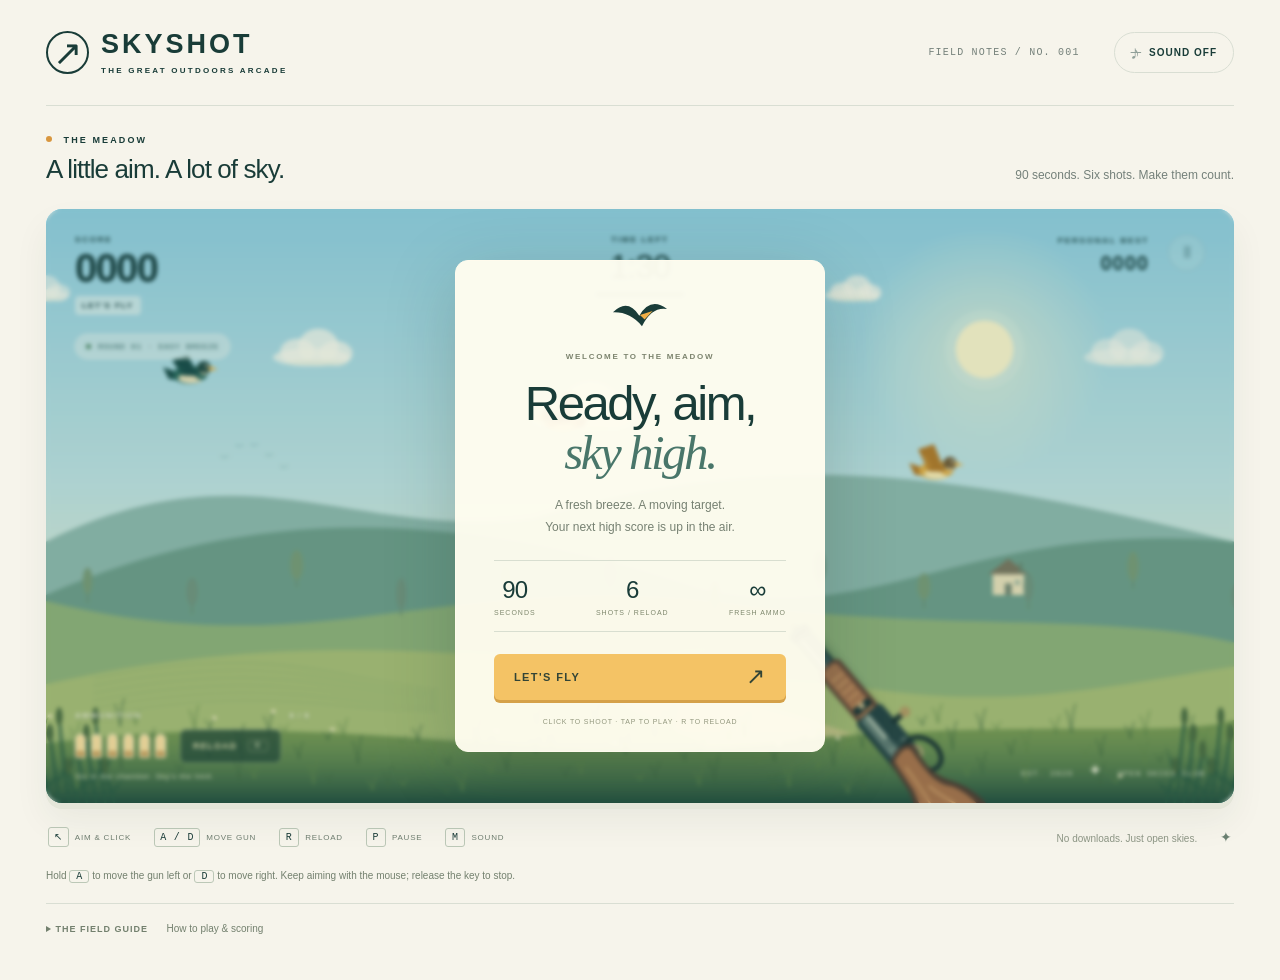
<file: index.html>
<!doctype html>
<html lang="en">
<head>
  <meta charset="utf-8">
  <meta name="viewport" content="width=device-width, initial-scale=1, viewport-fit=cover">
  <meta name="theme-color" content="#142d2c">
  <meta name="description" content="Skyshot: a colorful, offline bird-shooting arcade game. Aim, fire, and chase your high score in a 90-second round.">
  <title>Skyshot — The Great Outdoors Arcade</title>
  <link rel="icon" href="data:image/svg+xml,%3Csvg xmlns='http://www.w3.org/2000/svg' viewBox='0 0 64 64'%3E%3Crect width='64' height='64' rx='16' fill='%23142d2c'/%3E%3Cpath d='M12 30q13-14 20 0 7-14 20 0-13-5-20 11-7-16-20-11' fill='%23f5c66a'/%3E%3C/svg%3E">
  <link rel="stylesheet" href="styles.css">
  <script defer src="engine.js"></script>
  <script defer src="audio.js"></script>
  <script defer src="renderer.js"></script>
  <script defer src="app.js"></script>
</head>
<body>
  <!-- Offline-first, dependency-free arcade. Engine, art, sound, and input stay separate. -->
  <div class="page-shell">
    <header class="site-header">
      <a class="brand" href="./index.html" aria-label="Skyshot home"><span class="brand-mark" aria-hidden="true">↗</span><span>SKYSHOT<span class="brand-sub">THE GREAT OUTDOORS ARCADE</span></span></a>
      <div class="header-right"><span class="edition">FIELD NOTES / NO. 001</span><button id="sound-button" class="icon-button" aria-label="Unmute sound" aria-pressed="false" title="Toggle sound (M)"><span id="sound-icon" aria-hidden="true">♪</span><span id="sound-label">SOUND OFF</span></button></div>
    </header>
    <main>
      <section class="game-heading" aria-label="Game information"><div><span class="eyebrow"><i></i> THE MEADOW</span><h1>A little aim. A lot of sky.</h1></div><p>90 seconds. Six shots. Make them count.</p></section>
      <section id="arena" class="arena" aria-label="Skyshot shooting range">
        <canvas id="game" tabindex="0" aria-label="Bird shooting game. Mouse: aim and click to shoot. Touch: tap birds. Keyboard: A moves the gun left, D moves it right, arrows aim, Space fires, R reloads, P or Escape pauses."></canvas>
        <div class="hud" id="hud">
          <div class="score-panel"><span class="hud-label">SCORE</span><strong id="score">0000</strong><span id="combo" class="combo">LET'S FLY</span></div>
          <div class="timer-panel"><span class="hud-label">TIME LEFT</span><strong id="timer">1:30</strong><div class="timer-track"><i id="timer-fill"></i></div></div>
          <div class="hud-right"><div class="best-panel"><span class="hud-label">PERSONAL BEST</span><strong id="best">0000</strong></div><button id="pause-button" class="pause-button" aria-label="Pause game" title="Pause (P / Esc)" disabled>Ⅱ</button></div>
        </div>
        <div class="range-badge" id="range-badge"><span class="status-dot"></span><span id="level-label">ROUND 01 · EASY BREEZE</span></div>
        <div class="bottom-hud"><div class="ammo-panel"><span class="hud-label">AMMUNITION <span id="ammo-number">6 / 6</span></span><div class="ammo-row"><div id="ammo-pips" class="ammo-pips" aria-hidden="true"></div><button id="reload-button" class="reload-button" disabled><span id="reload-label">RELOAD</span><kbd>R</kbd><i id="reload-fill"></i></button></div><span id="ammo-hint">Six in the chamber. Sky's the limit.</span></div><span class="range-sign">EST. 2026 <span>✦</span> OPEN SKIES CLUB</span></div>
        <div id="toast" class="toast" role="status" aria-live="polite"></div>
        <div id="overlay" class="overlay">
          <section id="start-screen" class="screen start-screen" aria-labelledby="start-title">
            <div class="card-emblem" aria-hidden="true"><svg viewBox="0 0 100 60"><path d="M9 26Q31 4 49 31Q66 2 91 21Q68 17 53 47Q35 25 9 26Z" fill="currentColor"/><path d="M50 30L69 24L57 37" fill="#efae46"/></svg></div>
            <span class="eyebrow">WELCOME TO THE MEADOW</span><h2 id="start-title">Ready, aim,<br><em>sky high.</em></h2><p>A fresh breeze. A moving target.<br>Your next high score is up in the air.</p>
            <div class="briefing"><span><b>90</b>SECONDS</span><span><b>6</b>SHOTS / RELOAD</span><span><b>∞</b>FRESH AMMO</span></div>
            <button id="start-button" class="primary-button">LET'S FLY <span aria-hidden="true">↗</span></button><span class="start-hint">CLICK TO SHOOT · TAP TO PLAY · R TO RELOAD</span>
          </section>
          <section id="pause-screen" class="screen" aria-labelledby="pause-title" hidden><span class="eyebrow">TAKE A BREATHER</span><h2 id="pause-title">Just <em>winging it.</em></h2><p>The meadow can wait. Your timer is paused.</p><button id="resume-button" class="primary-button">BACK TO THE SKY <span aria-hidden="true">↗</span></button><button id="pause-restart-button" class="text-button">Start a fresh round</button></section>
          <section id="end-screen" class="screen" aria-labelledby="end-title" hidden><span class="eyebrow" id="end-eyebrow">THAT'S A WRAP</span><h2 id="end-title">Nice <em>shooting.</em></h2><div class="final-score" id="final-score">0</div><span class="hud-label">POINTS IN THE BAG</span><div class="results"><span><b id="final-hits">0</b>BIRDS HIT</span><span><b id="final-accuracy">0%</b>ACCURACY</span><span><b id="final-combo">0×</b>BEST STREAK</span></div><p id="end-message">A good day under open skies.</p><button id="restart-button" class="primary-button">ONE MORE ROUND <span aria-hidden="true">↗</span></button></section>
        </div>
      </section>
      <footer class="game-footer"><div class="controls"><span><kbd>↖</kbd> AIM & CLICK</span><span><kbd>A / D</kbd> MOVE GUN</span><span><kbd>R</kbd> RELOAD</span><span><kbd>P</kbd> PAUSE</span><span><kbd>M</kbd> SOUND</span></div><span class="footer-note">No downloads. Just open skies. <span aria-hidden="true">✦</span></span></footer>
      <p class="mobile-tip">Tap a bird to fire · Tap RELOAD for a fresh magazine</p>
      <p class="movement-tip">Hold <kbd>A</kbd> to move the gun left or <kbd>D</kbd> to move right. Keep aiming with the mouse; release the key to stop.</p>
      <details class="field-guide"><summary>THE FIELD GUIDE <span>How to play & scoring</span></summary><div><p>Aim at the birds and click or tap to fire. Your rifle follows your aim, with a short tracer and visible recoil on every shot. Each magazine holds six shots; press <kbd>R</kbd> or tap Reload for a fresh one. Empty magazines reload automatically.</p><p>Teal birds are worth <b>100</b>, coral birds <b>150</b>, and small golden birds <b>250</b>. Build a hit streak for up to <b>5×</b> points. Miss a shot or let a bird escape and your streak resets. Birds get faster and more frequent every 15 seconds.</p><p>Rounds last 90 seconds of active play. <kbd>P</kbd> / <kbd>Esc</kbd> pauses, <kbd>M</kbd> toggles sound. Switching tabs pauses automatically. Keyboard players: focus the game, use arrow keys to aim, and <kbd>Space</kbd> to fire. Stylized targets, no gore, no tracking, and no network required.</p></div></details>
    </main>
  </div>
</body>
</html>
</file>
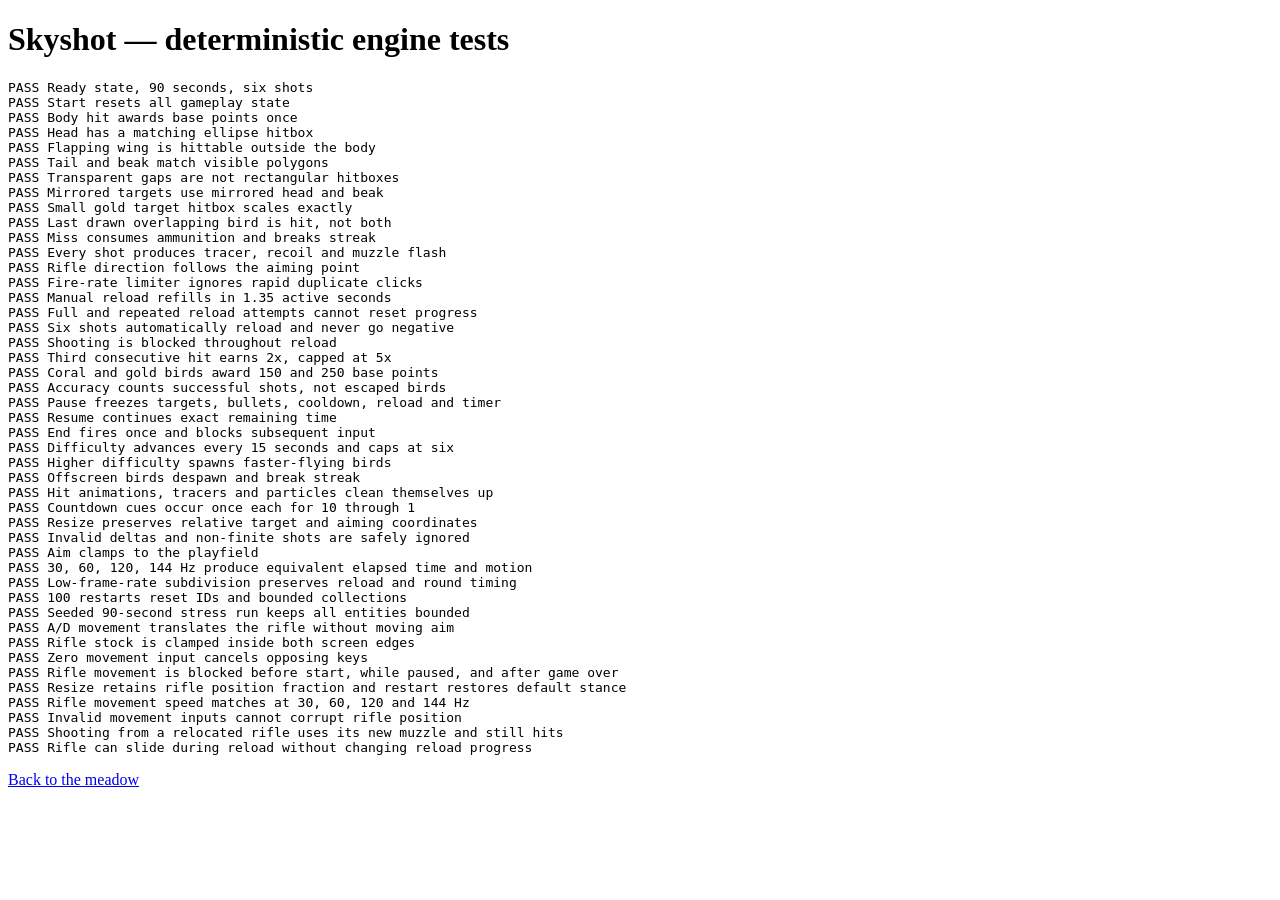
<file: tests/index.html>
<!doctype html>
<html lang="en"><head><meta charset="utf-8"><meta name="viewport" content="width=device-width,initial-scale=1"><link rel="icon" href="data:,"><title>Skyshot engine tests</title><script defer src="../engine.js"></script><script defer src="engine.test.js"></script></head><body><h1>Skyshot — deterministic engine tests</h1><pre id="results">Running…</pre><p><a href="../index.html">Back to the meadow</a></p></body></html>
</file>
<file: styles.css>
@charset "UTF-8";
:root{color-scheme:light;--ink:#193c38;--muted:#74807a;--paper:#f6f4eb;--gold:#f4c365;--line:#d9ded3;--white:#fffef5;font-family:Arial,Helvetica,sans-serif;font-synthesis:none}
*{box-sizing:border-box}body{margin:0;background:var(--paper);color:var(--ink)}button,a,summary{-webkit-tap-highlight-color:transparent}button{font:inherit;cursor:pointer}button:disabled{cursor:default}button:focus-visible,a:focus-visible,summary:focus-visible,canvas:focus-visible{outline:3px solid #d57533;outline-offset:4px}button{transition:background .15s,transform .15s}button:active:not(:disabled){transform:translateY(2px)}[hidden]{display:none!important}.page-shell{max-width:1424px;margin:auto;padding:0 46px}.site-header{height:106px;display:flex;align-items:center;justify-content:space-between;border-bottom:1px solid var(--line)}.brand{display:flex;gap:12px;align-items:center;text-decoration:none;color:var(--ink);font-size:27px;letter-spacing:3px;font-weight:900;line-height:1}.brand-mark{display:grid;place-items:center;width:43px;height:43px;border:2px solid var(--ink);border-radius:50%;font-size:35px;font-weight:400;letter-spacing:0}.brand-sub{display:block;font-size:8px;letter-spacing:2.25px;margin-top:9px}.header-right{display:flex;align-items:center;gap:34px}.edition{font:10px monospace;letter-spacing:1.2px;color:var(--muted)}.icon-button{border:1px solid var(--line);background:transparent;border-radius:24px;display:flex;align-items:center;gap:8px;padding:10px 16px;color:var(--ink);font-size:10px;font-weight:700;letter-spacing:1px}.icon-button:hover{background:#e9edde}.icon-button[aria-pressed="false"] #sound-icon{opacity:.45;text-decoration:line-through}.icon-button #sound-icon{font-size:19px;line-height:1}.game-heading{display:flex;justify-content:space-between;align-items:flex-end;padding:29px 0 24px}.eyebrow{font-size:9px;font-weight:800;letter-spacing:2.1px;display:block}.eyebrow i{display:inline-block;background:#d8963e;width:6px;height:6px;border-radius:50%;margin:0 7px 1px 0}h1{font-size:26px;font-weight:500;letter-spacing:-.9px;margin:9px 0 0}.game-heading>p{font-size:12px;color:var(--muted);margin:0 0 3px}.arena{position:relative;height:clamp(540px,66vh,780px);overflow:hidden;border-radius:16px;background:#a3ddea;box-shadow:0 6px 0 #e4e6d9,0 18px 35px #253c2910;isolation:isolate}canvas{width:100%;height:100%;display:block;touch-action:none;cursor:crosshair;outline:none}canvas.is-playing{cursor:none}.hud{position:absolute;top:25px;left:29px;right:29px;display:flex;justify-content:space-between;align-items:flex-start;pointer-events:none;color:#173f40}.hud-label{display:block;font-size:8px;font-weight:800;letter-spacing:1.8px;line-height:1.4}.score-panel strong{display:block;font-size:40px;letter-spacing:-1.7px;line-height:1.15;font-variant-numeric:tabular-nums}.combo{font-size:8px;letter-spacing:1.4px;font-weight:800;background:#fffef576;padding:5px 7px;border-radius:4px;display:inline-block;margin-top:5px}.combo.hot{background:var(--gold);color:#553713}.timer-panel{position:absolute;left:50%;transform:translateX(-50%);text-align:center;min-width:88px}.timer-panel strong{font-size:33px;line-height:1.35;font-variant-numeric:tabular-nums;font-weight:500;letter-spacing:-1px}.timer-track{height:3px;background:#173f4022;border-radius:4px;overflow:hidden;margin-top:3px}.timer-track i{display:block;width:100%;height:100%;background:#346660;transform-origin:left}.timer-panel.urgent{color:#a6452c}.timer-panel.urgent .timer-track i{background:#be582d}.hud-right{display:flex;align-items:flex-start;gap:19px}.best-panel{text-align:right;padding-top:1px}.best-panel strong{display:block;margin-top:6px;font-size:20px;letter-spacing:1px;font-variant-numeric:tabular-nums}.pause-button{pointer-events:auto;width:37px;height:37px;border:1px solid #26494440;border-radius:50%;background:#ffffed45;color:var(--ink);font-size:17px;font-weight:700}.pause-button:hover:not(:disabled){background:#fffef5}.pause-button:disabled{opacity:.4}.range-badge{position:absolute;top:125px;left:29px;display:flex;align-items:center;gap:7px;pointer-events:none;font:8px monospace;letter-spacing:.7px;background:#fffdf157;border:1px solid #fffdf180;border-radius:20px;padding:7px 10px;color:#326462}.status-dot{width:5px;height:5px;background:#4c8665;border-radius:50%}.bottom-hud{pointer-events:none;position:absolute;bottom:22px;left:29px;right:29px;display:flex;justify-content:space-between;align-items:flex-end;color:#fffde5;text-shadow:0 1px 3px #12362844}.ammo-panel{min-width:235px}.ammo-panel .hud-label{display:flex;justify-content:space-between;letter-spacing:1.5px}.ammo-panel #ammo-number{letter-spacing:1px}.ammo-row{display:flex;align-items:center;gap:14px;margin-top:8px}.ammo-pips{display:flex;gap:5px;align-items:center;height:25px}.ammo-pip{width:11px;height:24px;border-radius:5px 5px 2px 2px;background:#ffe2a1;border:1px solid #fcf4cf;box-shadow:inset 0 -6px #cda460;transition:opacity .15s}.ammo-pip.empty{opacity:.22;background:transparent;box-shadow:none}.reload-button{pointer-events:auto;position:relative;overflow:hidden;display:flex;align-items:center;gap:11px;background:#183d36d9;border:1px solid #b3c9a681;color:#fff4cc;border-radius:6px;padding:10px 12px;font-size:9px;letter-spacing:1px;font-weight:800;text-shadow:none}.reload-button:disabled{opacity:.75}.reload-button:hover:not(:disabled){background:#275343}.reload-button kbd{border-color:#f5f4d655;color:#f5f4d6;font-size:9px;padding:0 3px}.reload-button i{position:absolute;bottom:0;left:0;width:100%;height:3px;background:var(--gold);transform:scaleX(0);transform-origin:left}.ammo-panel>span:last-child{font-size:8px;display:block;margin-top:9px;letter-spacing:.5px;color:#e5edca}.range-sign{font:8px monospace;letter-spacing:1px;opacity:.85}.range-sign span{font-size:17px;margin:0 9px}.toast{position:absolute;top:24%;left:50%;transform:translate(-50%,-6px);font-size:10px;letter-spacing:1.2px;font-weight:800;white-space:nowrap;color:#fffbe7;background:#1e4942e8;padding:10px 18px;border:1px solid #cbdba255;border-radius:30px;pointer-events:none;opacity:0;transition:opacity .2s,transform .2s}.toast.visible{opacity:1;transform:translate(-50%,0)}.overlay{position:absolute;inset:0;display:flex;align-items:center;justify-content:center;background:#27564922;backdrop-filter:blur(2px);padding:20px;z-index:5}.screen{background:#fffdf0f5;border:1px solid #fffbed;box-shadow:0 18px 70px #16362d35;border-radius:13px;padding:30px 38px 26px;text-align:center;width:370px;max-width:100%;color:var(--ink)}.screen .eyebrow{color:#7c846e;font-size:8px;letter-spacing:1.7px}.card-emblem{width:66px;height:48px;display:grid;place-items:center;margin:0 auto 13px}.card-emblem svg{width:66px;height:40px}.screen h2{font-size:49px;letter-spacing:-2.5px;font-weight:500;line-height:.99;margin:18px -10px}.screen h2 em{font-family:Georgia,'Times New Roman',serif;font-weight:400;color:#49766a}.screen p{font-size:12px;line-height:1.8;color:#768172;margin:17px 0}.briefing{display:flex;justify-content:space-between;gap:12px;border-block:1px solid #d8ded0;padding:15px 0;margin:22px 0}.briefing span,.results span{font-size:7px;letter-spacing:1px;color:#7f886e;white-space:nowrap}.briefing b,.results b{display:block;font-size:24px;font-weight:500;letter-spacing:-.8px;color:var(--ink);margin-bottom:5px}.primary-button{display:flex;align-items:center;justify-content:space-between;padding:16px 20px;border:none;border-radius:6px;background:var(--gold);color:#324436;width:100%;font-weight:800;font-size:11px;letter-spacing:1.4px;box-shadow:0 3px 0 #d5a149}.primary-button:hover{background:#ffcf74}.primary-button span{font-size:23px;font-weight:400;line-height:.6}.start-hint{display:block;font-size:7px;letter-spacing:.8px;margin-top:18px;color:#92977e}.text-button{border:0;background:transparent;color:#667f6b;font-size:11px;text-decoration:underline;text-underline-offset:5px;margin-top:20px}.final-score{font-size:62px;font-weight:800;letter-spacing:-3px;margin:22px 0 0;color:#2c6659;font-variant-numeric:tabular-nums}.results{display:flex;justify-content:space-between;gap:10px;border-block:1px solid #d8ded0;padding:18px 0;margin-top:22px}.game-footer{padding:24px 2px 20px;display:flex;justify-content:space-between;align-items:center;gap:20px}.controls{display:flex;flex-wrap:wrap;justify-content:center;gap:12px 23px}.controls>span{white-space:nowrap}.movement-tip{margin:0 0 18px;color:#73806e;font-size:10px;line-height:1.8}.movement-tip kbd{padding:0 3px}.controls>span{font-size:8px;color:#6f7e70;letter-spacing:.8px;display:flex;align-items:center;gap:6px}kbd{font:10px monospace;border:1px solid #bcc8b7;border-radius:3px;padding:3px 5px;min-width:20px;display:inline-block;text-align:center;color:var(--ink)}.footer-note{font-size:10px;color:#8d9685}.footer-note span{margin-left:20px;color:#6a8071;font-size:14px}.mobile-tip{display:none}.field-guide{border-top:1px solid var(--line);margin:0 0 28px;color:#73806e}.field-guide summary{font-size:9px;font-weight:800;letter-spacing:1px;padding:19px 0;cursor:pointer}.field-guide summary span{font-size:10px;letter-spacing:0;font-weight:400;margin-left:15px}.field-guide>div{max-width:770px;font-size:12px;line-height:1.8;padding-bottom:10px}.field-guide kbd{font-size:9px;padding:0 4px}
@media(min-height:1000px) and (min-width:900px){.arena{height:720px}}
@media(max-width:900px){.page-shell{padding:0 24px}.site-header{height:86px}.edition{display:none}.game-heading{padding:23px 0 20px}h1{font-size:23px}.game-heading>p{font-size:10px}.hud,.bottom-hud{left:22px;right:22px}.range-badge{left:22px}.range-sign{display:none}.footer-note{display:none}.game-footer{justify-content:center}.arena{height:clamp(520px,70vh,720px)}}
@media(max-width:560px){.page-shell{padding:0 12px}.site-header{height:72px}.brand{font-size:22px;gap:9px;letter-spacing:2px}.brand-mark{width:33px;height:33px;font-size:27px}.brand-sub{font-size:6px;letter-spacing:1.4px;margin-top:7px}.icon-button{padding:9px 11px;gap:5px;font-size:8px;letter-spacing:.5px}.icon-button #sound-icon{font-size:17px}.game-heading{padding:18px 2px 17px}.game-heading .eyebrow{font-size:7px;letter-spacing:1.5px}h1{font-size:21px;margin-top:7px;letter-spacing:-.6px}.game-heading>p{display:none}.arena{height:max(460px,calc(100svh - 220px));border-radius:12px}.hud{top:18px;left:16px;right:16px}.hud-label{font-size:7px;letter-spacing:1.2px}.score-panel strong{font-size:29px;letter-spacing:-.8px}.combo{font-size:6px;letter-spacing:.7px;margin-top:6px}.timer-panel{min-width:59px}.timer-panel strong{font-size:26px}.best-panel{display:none}.hud-right{gap:0}.pause-button{width:34px;height:34px}.range-badge{left:16px;top:104px;font-size:6px;padding:6px 8px;letter-spacing:.3px}.bottom-hud{left:16px;right:16px;bottom:17px}.ammo-panel{min-width:0;width:100%}.ammo-panel .hud-label{justify-content:flex-start;gap:12px}.ammo-row{gap:10px;justify-content:space-between;margin-top:7px}.ammo-pips{gap:5px}.ammo-pip{width:10px;height:22px}.reload-button{padding:12px 12px;font-size:9px;background:#173b33ed;min-height:40px}.reload-button kbd{display:none}.ammo-panel>span:last-child{display:none}.screen{width:310px;padding:23px 26px 21px}.screen h2{font-size:42px;margin:14px -6px}.screen p{font-size:11px;margin:13px 0}.card-emblem{width:55px;height:35px;margin-bottom:10px}.card-emblem svg{width:55px}.briefing{margin:17px 0;padding:12px 0}.briefing b{font-size:21px}.briefing span{font-size:6px}.start-hint{font-size:6px;letter-spacing:.4px;margin-top:15px}.primary-button{padding:15px 17px;font-size:10px}.overlay{padding:15px}.final-score{font-size:52px;margin-top:17px}.results{padding:13px 0;margin-top:17px}.results b{font-size:21px}.results span{font-size:6px}.game-footer{padding:20px 0 10px}.controls{gap:12px}.controls>span{font-size:6px;letter-spacing:.3px;gap:4px}kbd{font-size:9px;padding:2px 3px;min-width:17px}.mobile-tip{display:block;text-align:center;margin:5px 0 19px;font-size:9px;color:#87917d}.field-guide summary{font-size:8px;padding:17px 0}.field-guide summary span{font-size:9px;margin-left:6px}.toast{font-size:8px;max-width:90%;white-space:normal;text-align:center;top:24%;padding:9px 12px}}
@media(prefers-reduced-motion:reduce){*,*::before,*::after{transition:none!important;scroll-behavior:auto!important}}
</file>
